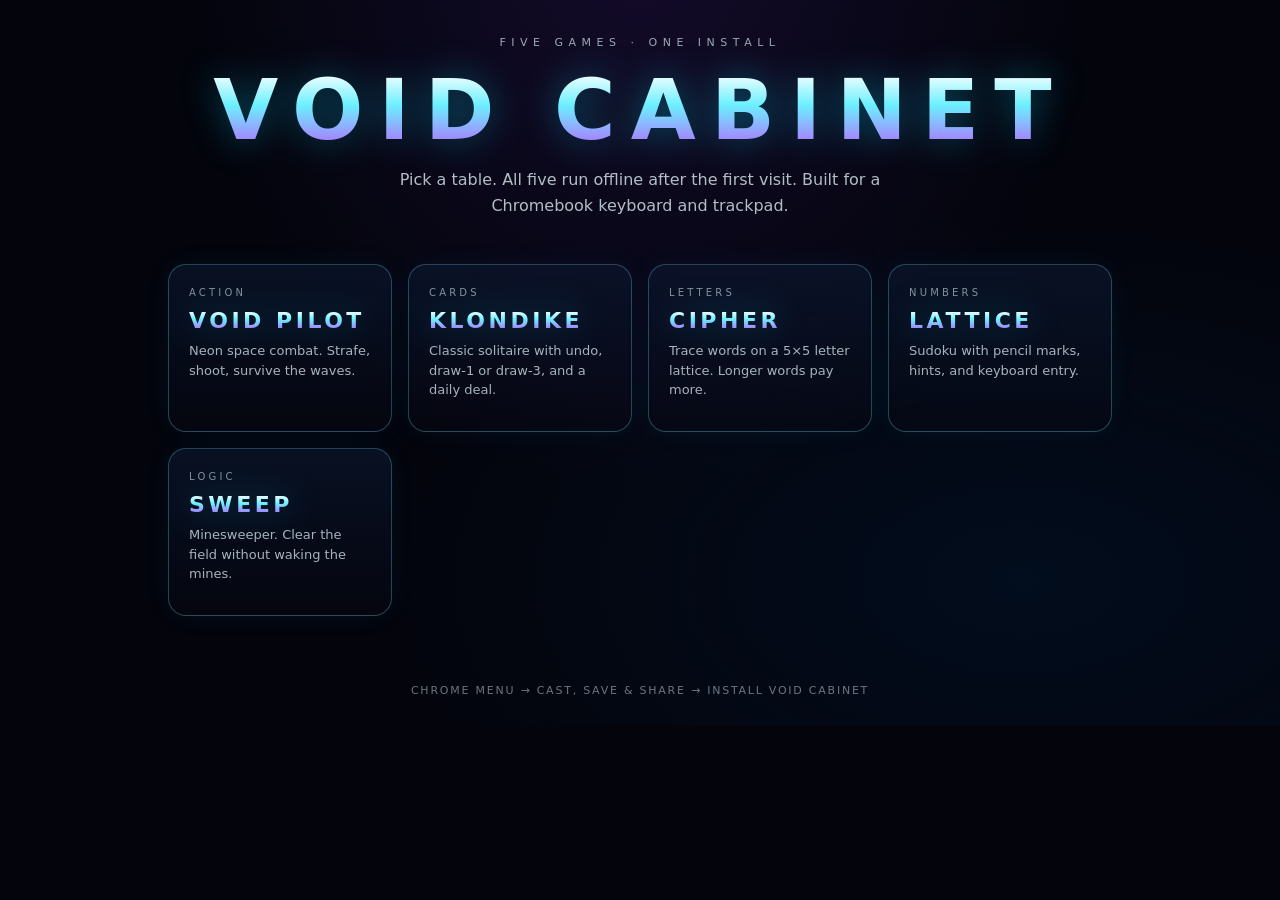
<file: index.html>
<!DOCTYPE html>
<html lang="en">
<head>
  <meta charset="UTF-8" />
  <meta name="viewport" content="width=device-width, initial-scale=1" />
  <meta name="theme-color" content="#03040c" />
  <meta name="apple-mobile-web-app-capable" content="yes" />
  <meta name="apple-mobile-web-app-title" content="VOID CABINET" />
  <link rel="manifest" href="./manifest.json" />
  <link rel="icon" href="./icon-192.png" sizes="192x192" />
  <link rel="apple-touch-icon" href="./icon-180.png" />
  <link rel="stylesheet" href="./common.css" />
  <title>VOID CABINET</title>
  <style>
    .hero { text-align: center; padding: 36px 16px 10px; }
    .hero .tag { letter-spacing: 0.5em; font-size: 11px; opacity: 0.65; margin-bottom: 12px; }
    .hero h1 { font-size: clamp(40px, 8vw, 84px); letter-spacing: 0.18em; margin: 0 0 8px; font-weight: 800; }
    .hero p { max-width: 560px; margin: 0 auto; opacity: 0.75; line-height: 1.6; }
    .grid {
      display: grid;
      grid-template-columns: repeat(auto-fit, minmax(220px, 1fr));
      gap: 16px;
      max-width: 980px;
      margin: 36px auto 20px;
      padding: 0 18px 48px;
    }
    .tile {
      display: block;
      text-decoration: none;
      color: inherit;
      border: 1px solid var(--line);
      border-radius: 18px;
      padding: 22px 20px 18px;
      background: linear-gradient(180deg, rgba(12, 24, 48, 0.65), rgba(8, 8, 20, 0.4));
      box-shadow: 0 0 28px rgba(0, 180, 255, 0.06);
      min-height: 168px;
      transition: transform 0.15s ease, border-color 0.15s ease;
    }
    .tile:hover { transform: translateY(-3px); border-color: rgba(108, 240, 255, 0.55); }
    .tile .kind { font-size: 10px; letter-spacing: 0.32em; opacity: 0.55; margin-bottom: 10px; }
    .tile h2 { margin: 0 0 8px; letter-spacing: 0.16em; font-size: 22px; }
    .tile p { margin: 0; opacity: 0.7; font-size: 13px; line-height: 1.5; }
    .foot {
      text-align: center;
      opacity: 0.45;
      font-size: 11px;
      letter-spacing: 0.16em;
      padding-bottom: 28px;
    }
  </style>
</head>
<body class="cabinet-bg">
  <div class="hero">
    <div class="tag">FIVE GAMES · ONE INSTALL</div>
    <h1 class="grad-title">VOID CABINET</h1>
    <p>Pick a table. All five run offline after the first visit. Built for a Chromebook keyboard and trackpad.</p>
  </div>
  <div class="grid">
    <a class="tile" href="./pilot.html">
      <div class="kind">ACTION</div>
      <h2 class="grad-title">VOID PILOT</h2>
      <p>Neon space combat. Strafe, shoot, survive the waves.</p>
    </a>
    <a class="tile" href="./klondike.html">
      <div class="kind">CARDS</div>
      <h2 class="grad-title">KLONDIKE</h2>
      <p>Classic solitaire with undo, draw-1 or draw-3, and a daily deal.</p>
    </a>
    <a class="tile" href="./cipher.html">
      <div class="kind">LETTERS</div>
      <h2 class="grad-title">CIPHER</h2>
      <p>Trace words on a 5×5 letter lattice. Longer words pay more.</p>
    </a>
    <a class="tile" href="./lattice.html">
      <div class="kind">NUMBERS</div>
      <h2 class="grad-title">LATTICE</h2>
      <p>Sudoku with pencil marks, hints, and keyboard entry.</p>
    </a>
    <a class="tile" href="./sweep.html">
      <div class="kind">LOGIC</div>
      <h2 class="grad-title">SWEEP</h2>
      <p>Minesweeper. Clear the field without waking the mines.</p>
    </a>
  </div>
  <div class="foot">CHROME MENU → CAST, SAVE &amp; SHARE → INSTALL VOID CABINET</div>
  <script>
    if ("serviceWorker" in navigator) {
      navigator.serviceWorker.register("./sw.js").catch(() => {});
    }
  </script>
</body>
</html>
</file>
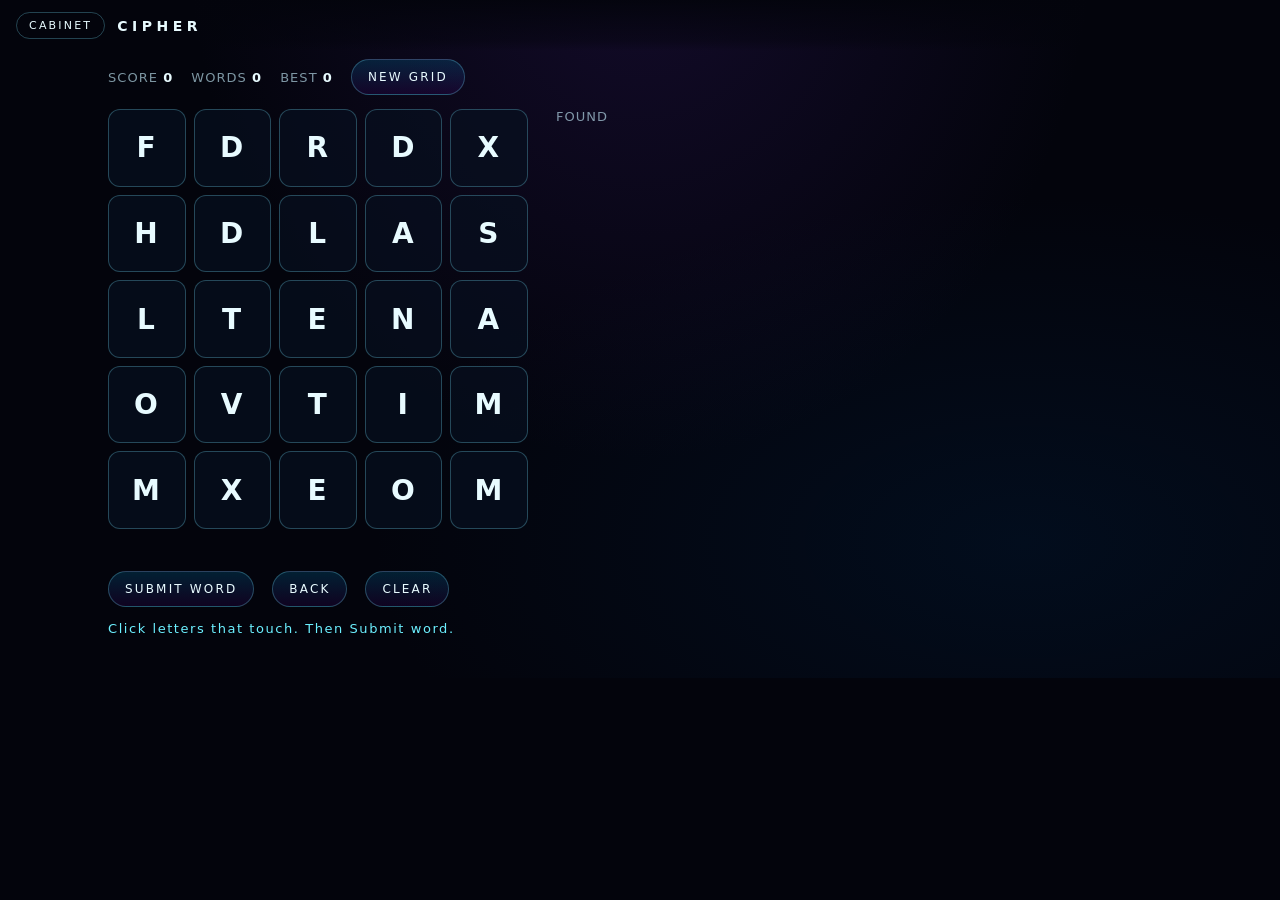
<file: cipher.html>
<!DOCTYPE html>
<html lang="en">
<head>
  <meta charset="UTF-8" />
  <meta name="viewport" content="width=device-width, initial-scale=1" />
  <meta name="theme-color" content="#03040c" />
  <link rel="manifest" href="./manifest.json" />
  <link rel="icon" href="./icon-192.png" />
  <link rel="stylesheet" href="./common.css" />
  <title>CIPHER — VOID CABINET</title>
  <style>
    .wrap { display: grid; grid-template-columns: minmax(280px, 420px) 1fr; gap: 28px; align-items: start; }
    @media (max-width: 760px) { .wrap { grid-template-columns: 1fr; } }
    #grid {
      display: grid;
      grid-template-columns: repeat(5, 1fr);
      gap: 8px;
      touch-action: manipulation;
      user-select: none;
    }
    .cell {
      aspect-ratio: 1;
      border: 1px solid var(--line);
      border-radius: 12px;
      display: flex;
      align-items: center;
      justify-content: center;
      font-size: 28px;
      font-weight: 700;
      letter-spacing: 0.06em;
      background: rgba(8, 16, 32, 0.7);
      cursor: pointer;
    }
    .cell.on { background: rgba(0, 180, 255, 0.28); box-shadow: 0 0 16px rgba(0,200,255,0.25); }
    .cell.used { color: var(--gold); }
    #current { font-size: 22px; letter-spacing: 0.28em; min-height: 32px; }
    #found { display: flex; flex-wrap: wrap; gap: 6px; }
    #found span {
      border: 1px solid var(--line);
      border-radius: 999px;
      padding: 3px 10px;
      font-size: 12px;
      letter-spacing: 0.12em;
    }
  </style>
</head>
<body class="cabinet-bg">
  <div class="topnav">
    <a class="back" href="./index.html">CABINET</a>
    <h1>CIPHER</h1>
  </div>
  <div class="panel">
    <div class="status-row">
      <span>SCORE <strong id="score">0</strong></span>
      <span>WORDS <strong id="count">0</strong></span>
      <span>BEST <strong id="best">0</strong></span>
      <button type="button" id="new">New grid</button>
    </div>
    <div class="wrap">
      <div>
        <div id="grid"></div>
        <div id="current"></div>
        <div class="status-row" style="margin-top:10px">
          <button type="button" id="submit">Submit word</button>
          <button type="button" id="back">Back</button>
          <button type="button" id="clear">Clear</button>
        </div>
        <p class="msg" id="msg">Click letters one at a time (they must touch, including corners). Then click Submit. No need to hold the trackpad down.</p>
      </div>
      <div>
        <div class="status-row"><span>FOUND</span></div>
        <div id="found"></div>
      </div>
    </div>
  </div>
  <script src="./words.js"></script>
  <script src="./cipher.js"></script>
  <script>if ("serviceWorker" in navigator) navigator.serviceWorker.register("./sw.js").catch(()=>{});</script>
</body>
</html>
</file>
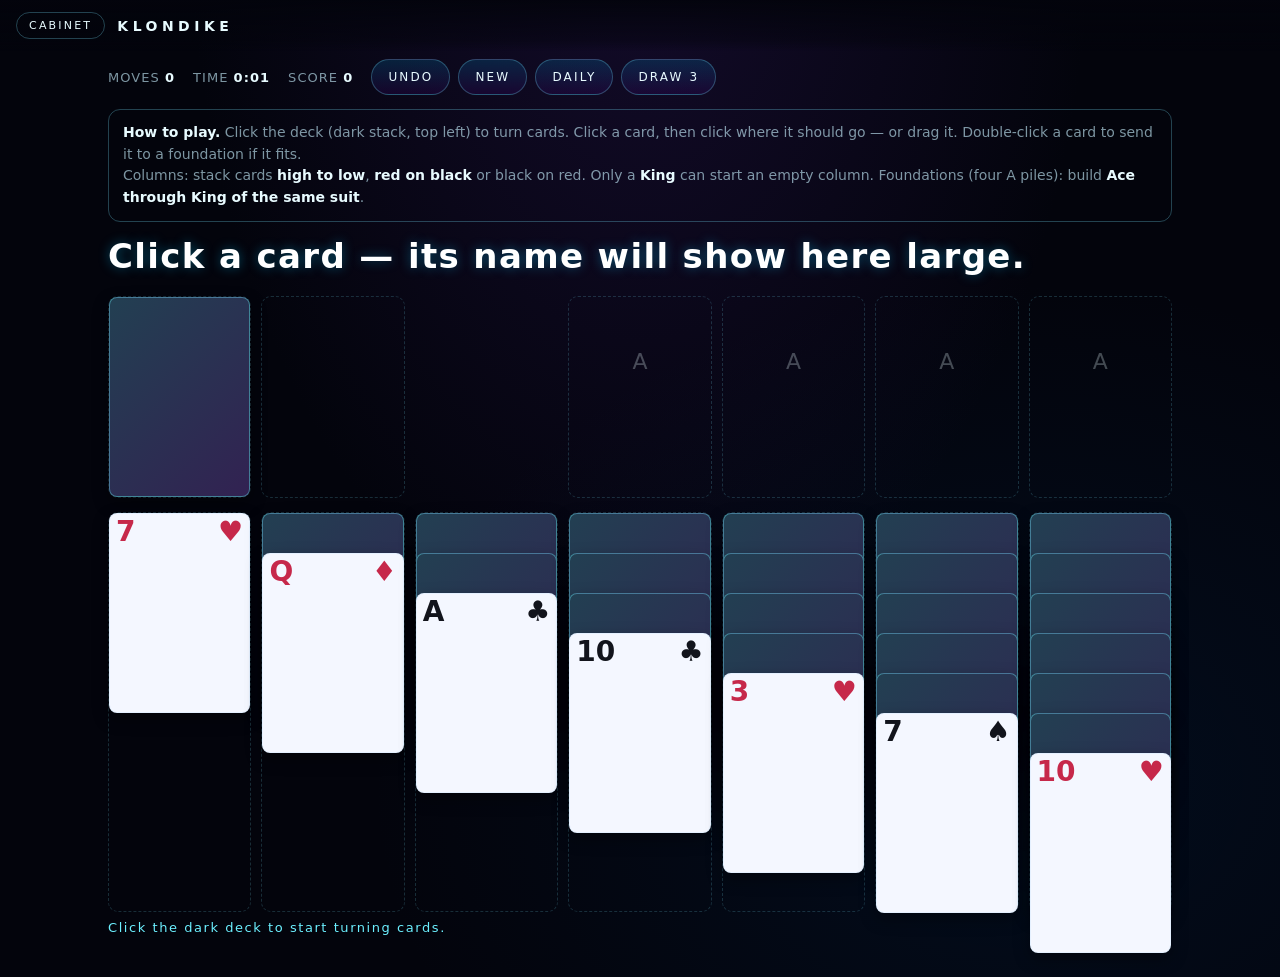
<file: klondike.html>
<!DOCTYPE html>
<html lang="en">
<head>
  <meta charset="UTF-8" />
  <meta name="viewport" content="width=device-width, initial-scale=1" />
  <meta name="theme-color" content="#03040c" />
  <link rel="manifest" href="./manifest.json" />
  <link rel="icon" href="./icon-192.png" />
  <link rel="stylesheet" href="./common.css" />
  <title>KLONDIKE — VOID CABINET</title>
  <style>
    body { overflow-x: hidden; }
    #board {
      display: grid;
      grid-template-columns: repeat(7, minmax(96px, 1fr));
      gap: 10px;
      max-width: 1100px;
      margin: 0 auto;
    }
    .pile {
      min-height: 148px;
      border: 1px dashed rgba(120,230,255,0.18);
      border-radius: 10px;
      position: relative;
    }
    .pile.over { outline: 2px solid #6cf0ff; }
    .card {
      width: 100%;
      aspect-ratio: 2.4 / 3.4;
      max-height: 210px;
      border-radius: 8px;
      border: 1px solid rgba(180,220,255,0.25);
      background: #f4f7ff;
      color: #12141c;
      position: relative;
      box-shadow: 0 6px 16px rgba(0,0,0,0.35);
      user-select: none;
      cursor: grab;
      font-weight: 700;
    }
    .card.red { color: #c6284a; }
    .card.back {
      background:
        linear-gradient(135deg, rgba(108,240,255,0.18), rgba(194,77,255,0.18)),
        #12182c;
      color: transparent;
      border-color: rgba(108,240,255,0.4);
    }
    .card .r {
      position: absolute;
      top: 4px;
      left: 6px;
      right: 6px;
      font-size: 28px;
      line-height: 1;
      font-weight: 800;
      display: flex;
      justify-content: space-between;
      align-items: center;
    }
    .card .s { display: none; }
    #peek {
      font-size: 34px;
      font-weight: 800;
      letter-spacing: 0.04em;
      min-height: 48px;
      margin: 0 0 12px;
      color: #fff;
      text-shadow: 0 0 12px rgba(0,200,255,0.35);
    }
    #peek.red { color: #ff6b8a; }
    .tableau .card { position: absolute; left: 0; right: 0; }
    .waste-wrap, .stock-wrap, .found { position: relative; }
    #toprow { grid-column: 1 / -1; display: grid; grid-template-columns: repeat(7, minmax(96px, 1fr)); gap: 10px; margin-bottom: 4px; }
    .empty-hint { opacity: 0.28; font-size: 22px; display: flex; align-items: center; justify-content: center; height: 130px; }
    .howto {
      margin: 0 0 14px;
      padding: 12px 14px;
      border: 1px solid var(--line);
      border-radius: 12px;
      color: var(--dim);
      line-height: 1.55;
      font-size: 14px;
      max-width: 1100px;
    }
    .howto strong { color: var(--text); }
    #tools { display: flex; flex-wrap: wrap; gap: 8px; }
  </style>
</head>
<body class="cabinet-bg">
  <div class="topnav">
    <a class="back" href="./index.html">CABINET</a>
    <h1>KLONDIKE</h1>
    <div class="spacer"></div>
  </div>
  <div class="panel">
    <div class="status-row">
      <span>MOVES <strong id="moves">0</strong></span>
      <span>TIME <strong id="time">0:00</strong></span>
      <span>SCORE <strong id="score">0</strong></span>
      <div id="tools">
        <button type="button" id="undo">Undo</button>
        <button type="button" id="new">New</button>
        <button type="button" id="daily">Daily</button>
        <button type="button" id="drawMode">Draw 3</button>
      </div>
    </div>
    <div class="howto">
      <strong>How to play.</strong>
      Click the deck (dark stack, top left) to turn cards.
      Click a card, then click where it should go — or drag it.
      Double-click a card to send it to a foundation if it fits.<br/>
      Columns: stack cards <strong>high to low</strong>, <strong>red on black</strong> or black on red.
      Only a <strong>King</strong> can start an empty column.
      Foundations (four A piles): build <strong>Ace through King of the same suit</strong>.
    </div>
    <div id="peek">Click a card — its name will show here large.</div>
    <div id="board"></div>
    <p class="msg" id="msg">Click the dark deck to start turning cards.</p>
  </div>
  <script src="./klondike.js"></script>
  <script>if ("serviceWorker" in navigator) navigator.serviceWorker.register("./sw.js").catch(()=>{});</script>
</body>
</html>
</file>
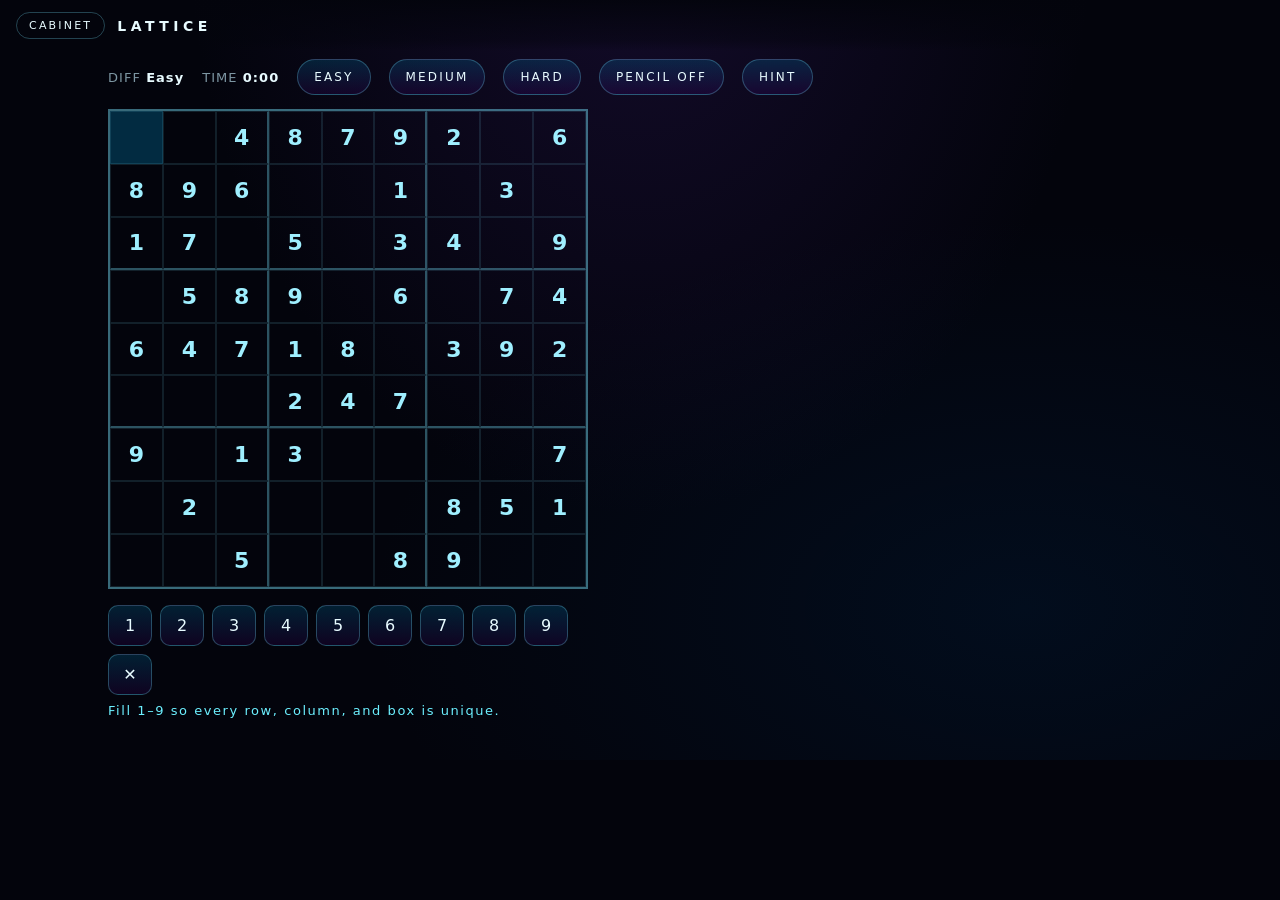
<file: lattice.html>
<!DOCTYPE html>
<html lang="en">
<head>
  <meta charset="UTF-8" />
  <meta name="viewport" content="width=device-width, initial-scale=1" />
  <meta name="theme-color" content="#03040c" />
  <link rel="manifest" href="./manifest.json" />
  <link rel="icon" href="./icon-192.png" />
  <link rel="stylesheet" href="./common.css" />
  <title>LATTICE — VOID CABINET</title>
  <style>
    #grid {
      display: grid;
      grid-template-columns: repeat(9, 1fr);
      width: min(96vw, 480px);
      border: 2px solid rgba(120,230,255,0.45);
      user-select: none;
    }
    .cell {
      aspect-ratio: 1;
      display: flex;
      align-items: center;
      justify-content: center;
      border: 1px solid rgba(120,230,255,0.12);
      font-size: 22px;
      font-weight: 650;
      cursor: pointer;
      position: relative;
    }
    .cell:nth-child(9n+3), .cell:nth-child(9n+6) { border-right: 2px solid rgba(120,230,255,0.35); }
    .cell.boxb { border-bottom: 2px solid rgba(120,230,255,0.35); }
    .cell.given { color: #9fefff; }
    .cell.sel { background: rgba(0,180,255,0.22); }
    .cell.same { background: rgba(194,77,255,0.12); }
    .cell.bad { color: #ff6b8a; }
    .cell .notes {
      position: absolute; inset: 2px; display: grid; grid-template-columns: repeat(3, 1fr);
      font-size: 9px; color: var(--dim); font-weight: 500; pointer-events: none;
    }
    #pad { display: flex; flex-wrap: wrap; gap: 8px; margin-top: 16px; max-width: 480px; }
    #pad button { min-width: 44px; letter-spacing: 0; font-size: 16px; padding: 10px 0; width: 44px; border-radius: 10px; }
  </style>
</head>
<body class="cabinet-bg">
  <div class="topnav">
    <a class="back" href="./index.html">CABINET</a>
    <h1>LATTICE</h1>
  </div>
  <div class="panel">
    <div class="status-row">
      <span>DIFF <strong id="diffLabel">Easy</strong></span>
      <span>TIME <strong id="time">0:00</strong></span>
      <button type="button" id="easy">Easy</button>
      <button type="button" id="med">Medium</button>
      <button type="button" id="hard">Hard</button>
      <button type="button" id="pencil">Pencil off</button>
      <button type="button" id="hint">Hint</button>
    </div>
    <div id="grid"></div>
    <div id="pad"></div>
    <p class="msg" id="msg">Arrows move. Number keys fill. <kbd>P</kbd> toggles pencil marks.</p>
  </div>
  <script src="./lattice.js"></script>
  <script>if ("serviceWorker" in navigator) navigator.serviceWorker.register("./sw.js").catch(()=>{});</script>
</body>
</html>
</file>
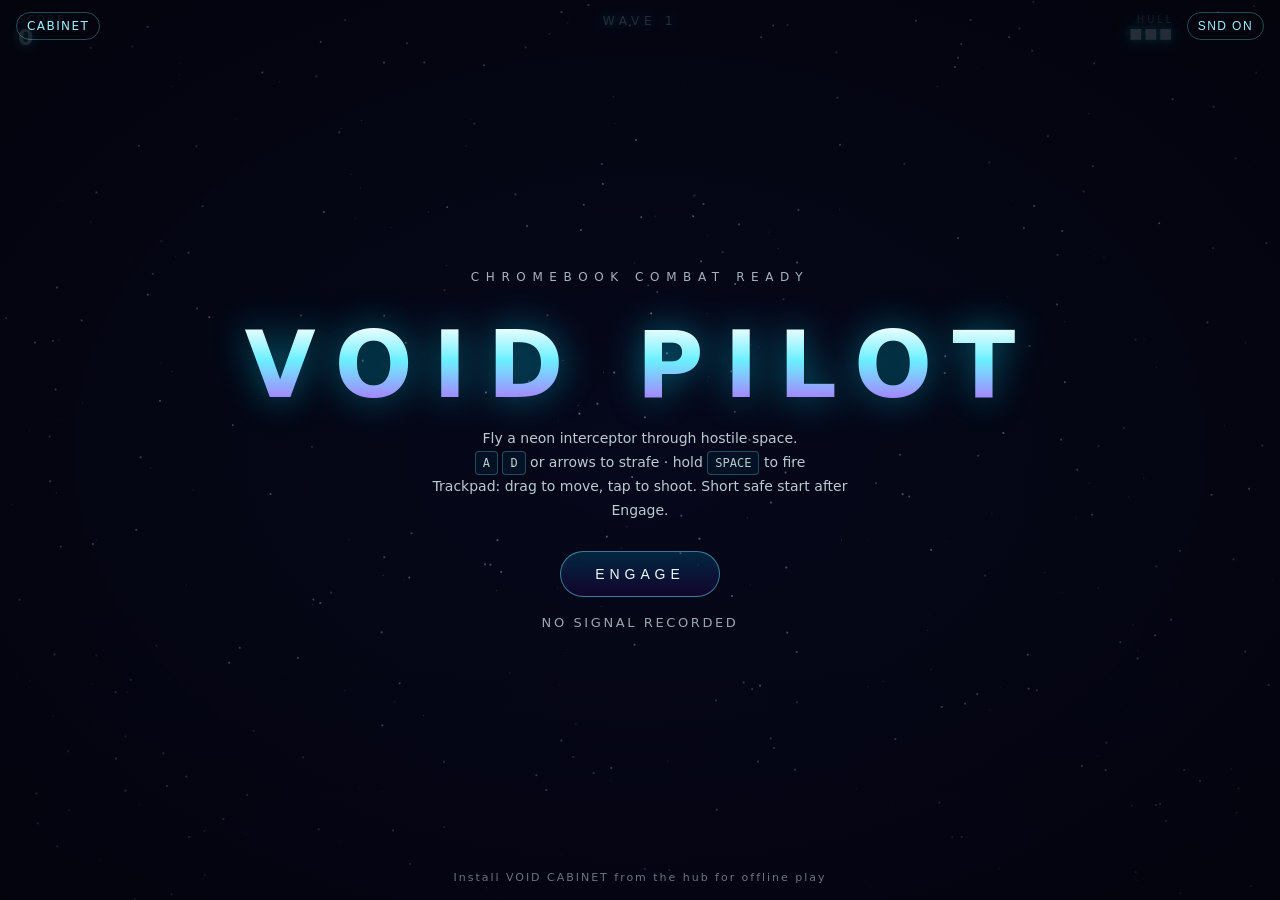
<file: pilot.html>
<!DOCTYPE html>
<html lang="en">
<head>
  <meta charset="UTF-8" />
  <meta name="viewport" content="width=device-width, initial-scale=1, maximum-scale=1, user-scalable=no, viewport-fit=cover" />
  <meta name="theme-color" content="#03040c" />
  <link rel="manifest" href="./manifest.json" />
  <link rel="icon" href="./icon-192.png" />
  <title>VOID PILOT</title>
  <style>
    :root { color-scheme: dark; }
    * { box-sizing: border-box; margin: 0; padding: 0; -webkit-tap-highlight-color: transparent; }
    html, body { width: 100%; height: 100%; overflow: hidden; background: #03040c; font-family: "Segoe UI", system-ui, sans-serif; touch-action: none; user-select: none; }
    canvas { display: block; width: 100%; height: 100%; cursor: crosshair; }
    #hud { position: fixed; inset: 0; pointer-events: none; color: #c8f7ff; text-shadow: 0 0 8px #00e5ff, 0 0 18px #0077aa; }
    #topbar { display: flex; justify-content: space-between; align-items: flex-start; padding: 14px 18px; font-variant-numeric: tabular-nums; letter-spacing: 0.12em; font-size: 14px; }
    #scorebox .label, #livesbox .label { opacity: 0.55; font-size: 10px; letter-spacing: 0.28em; }
    #scorebox .val { font-size: 22px; font-weight: 700; }
    #livesbox { text-align: right; margin-right: 88px; }
    #wave { position: absolute; top: 14px; left: 50%; transform: translateX(-50%); font-size: 12px; letter-spacing: 0.4em; opacity: 0.7; }
    #overlay { position: fixed; inset: 0; display: flex; flex-direction: column; align-items: center; justify-content: center; text-align: center; color: #e8fbff; background: radial-gradient(ellipse at center, rgba(8,12,40,0.55), rgba(3,4,12,0.88)); pointer-events: auto; }
    #overlay.hidden { display: none; }
    #overlay h1 { font-size: clamp(42px, 8vw, 92px); letter-spacing: 0.22em; font-weight: 800; background: linear-gradient(180deg, #fff 10%, #6cf0ff 45%, #c24dff 100%); -webkit-background-clip: text; background-clip: text; color: transparent; filter: drop-shadow(0 0 18px rgba(0, 220, 255, 0.45)); margin-bottom: 8px; }
    #overlay .tag { letter-spacing: 0.55em; font-size: 12px; opacity: 0.7; margin-bottom: 28px; }
    #overlay .hint { max-width: 520px; line-height: 1.7; opacity: 0.8; font-size: 14px; padding: 0 24px; }
    #overlay .hint kbd { display: inline-block; border: 1px solid rgba(120, 230, 255, 0.35); padding: 1px 7px; border-radius: 4px; font-size: 12px; background: rgba(0, 40, 60, 0.4); }
    #startBtn, #againBtn { margin-top: 28px; cursor: pointer; border: 1px solid rgba(100, 230, 255, 0.5); background: linear-gradient(180deg, rgba(0, 180, 255, 0.18), rgba(80, 0, 140, 0.18)); color: #e8fbff; letter-spacing: 0.35em; padding: 14px 34px; font-size: 14px; border-radius: 999px; text-transform: uppercase; }
    #hiscore { margin-top: 18px; opacity: 0.65; letter-spacing: 0.2em; font-size: 13px; }
    #mute, #back { position: fixed; z-index: 5; pointer-events: auto; background: transparent; border: 1px solid rgba(120,230,255,0.3); color: #9fefff; border-radius: 999px; padding: 6px 10px; cursor: pointer; font-size: 12px; letter-spacing: 0.12em; text-decoration: none; }
    #mute { top: 12px; right: 16px; }
    #back { top: 12px; left: 16px; }
    #installHint { position: fixed; bottom: 16px; left: 50%; transform: translateX(-50%); font-size: 11px; letter-spacing: 0.18em; opacity: 0.45; pointer-events: none; }
  </style>
</head>
<body>
  <a id="back" href="./index.html">CABINET</a>
  <canvas id="c"></canvas>
  <div id="hud">
    <div id="topbar">
      <div id="scorebox"><div class="label">SCORE</div><div class="val" id="scoreVal">0</div></div>
      <div id="livesbox"><div class="label">HULL</div><div class="val" id="livesVal">■■■</div></div>
    </div>
    <div id="wave">WAVE 1</div>
  </div>
  <button id="mute" type="button">SND ON</button>
  <div id="overlay">
    <div class="tag">CHROMEBOOK COMBAT READY</div>
    <h1>VOID PILOT</h1>
    <div class="hint">
      Fly a neon interceptor through hostile space.<br/>
      <kbd>A</kbd> <kbd>D</kbd> or arrows to strafe · hold <kbd>SPACE</kbd> to fire<br/>
      Trackpad: drag to move, tap to shoot. Short safe start after Engage.
    </div>
    <button id="startBtn" type="button">ENGAGE</button>
    <div id="hiscore"></div>
    <div id="installHint">Install VOID CABINET from the hub for offline play</div>
  </div>
  <script src="./pilot.js"></script>
  <script>
    if ("serviceWorker" in navigator) navigator.serviceWorker.register("./sw.js").catch(() => {});
  </script>
</body>
</html>
</file>
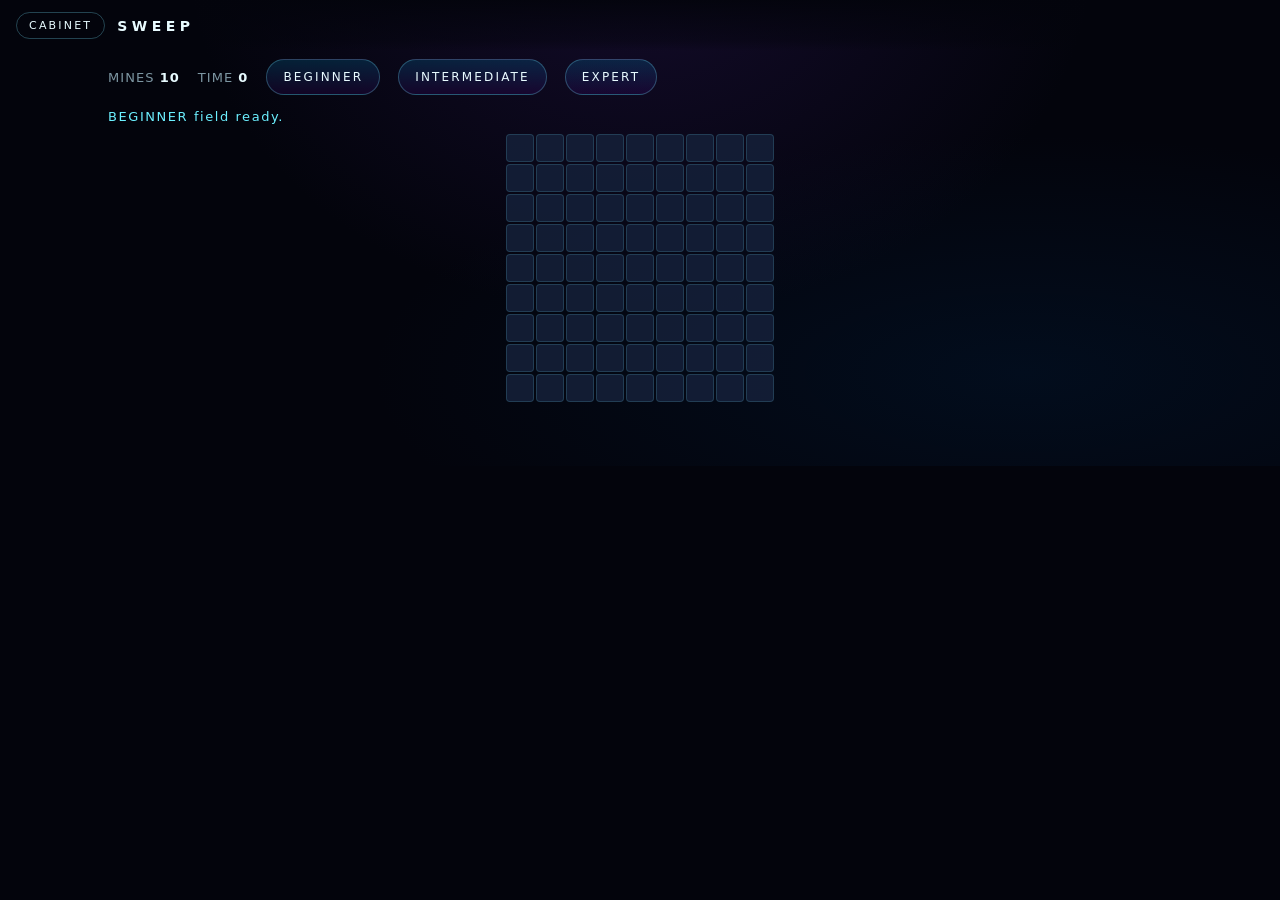
<file: sweep.html>
<!DOCTYPE html>
<html lang="en">
<head>
  <meta charset="UTF-8" />
  <meta name="viewport" content="width=device-width, initial-scale=1" />
  <meta name="theme-color" content="#03040c" />
  <link rel="manifest" href="./manifest.json" />
  <link rel="icon" href="./icon-192.png" />
  <link rel="stylesheet" href="./common.css" />
  <title>SWEEP — VOID CABINET</title>
  <style>
    #grid {
      display: grid;
      gap: 2px;
      width: max-content;
      max-width: 100%;
      margin: 8px auto 0;
      user-select: none;
    }
    .c {
      width: 28px; height: 28px;
      display: flex; align-items: center; justify-content: center;
      border-radius: 4px;
      background: rgba(20, 32, 56, 0.9);
      border: 1px solid rgba(120,230,255,0.16);
      font-size: 13px;
      font-weight: 700;
      cursor: pointer;
    }
    .c.open { background: rgba(6, 10, 20, 0.9); cursor: default; }
    .c.flag { color: #ffd24a; }
    .c.mine { background: #4a1020; color: #ff6b8a; }
    .c.n1 { color: #6cf0ff; } .c.n2 { color: #7dff9a; } .c.n3 { color: #ff6b8a; }
    .c.n4 { color: #c24dff; } .c.n5 { color: #ffb347; } .c.n6 { color: #9fefff; }
    .board-wrap { overflow: auto; padding-bottom: 24px; }
  </style>
</head>
<body class="cabinet-bg">
  <div class="topnav">
    <a class="back" href="./index.html">CABINET</a>
    <h1>SWEEP</h1>
  </div>
  <div class="panel">
    <div class="status-row">
      <span>MINES <strong id="left">10</strong></span>
      <span>TIME <strong id="time">0</strong></span>
      <button type="button" data-mode="beginner">Beginner</button>
      <button type="button" data-mode="inter">Intermediate</button>
      <button type="button" data-mode="expert">Expert</button>
    </div>
    <p class="msg" id="msg">Left click opens. Right click or <kbd>F</kbd> flags. First click is always safe.</p>
    <div class="board-wrap"><div id="grid"></div></div>
  </div>
  <script src="./sweep.js"></script>
  <script>if ("serviceWorker" in navigator) navigator.serviceWorker.register("./sw.js").catch(()=>{});</script>
</body>
</html>
</file>
<file: common.css>
:root {
  color-scheme: dark;
  --bg: #03040c;
  --bg2: #0a1020;
  --line: rgba(120, 230, 255, 0.28);
  --text: #e8fbff;
  --dim: rgba(200, 240, 255, 0.62);
  --cyan: #6cf0ff;
  --mag: #c24dff;
  --gold: #ffd24a;
}
* { box-sizing: border-box; -webkit-tap-highlight-color: transparent; }
html, body {
  margin: 0;
  min-height: 100%;
  background: var(--bg);
  color: var(--text);
  font-family: "Segoe UI", system-ui, sans-serif;
}
body.cabinet-bg {
  background:
    radial-gradient(ellipse at 50% -10%, rgba(40, 20, 80, 0.45), transparent 50%),
    radial-gradient(ellipse at 80% 80%, rgba(0, 40, 80, 0.25), transparent 45%),
    var(--bg);
}
a { color: var(--cyan); }
button, .btn {
  font-family: inherit;
  cursor: pointer;
  border: 1px solid var(--line);
  background: linear-gradient(180deg, rgba(0, 180, 255, 0.16), rgba(80, 0, 140, 0.16));
  color: var(--text);
  letter-spacing: 0.18em;
  padding: 10px 16px;
  border-radius: 999px;
  text-transform: uppercase;
  font-size: 12px;
}
button:hover, .btn:hover { background: rgba(0, 200, 255, 0.2); }
button:disabled { opacity: 0.4; cursor: default; }
.topnav {
  display: flex;
  align-items: center;
  gap: 12px;
  padding: 12px 16px;
  position: sticky;
  top: 0;
  z-index: 8;
  background: linear-gradient(180deg, rgba(3,4,12,0.92), rgba(3,4,12,0.4) 80%, transparent);
}
.topnav .back {
  text-decoration: none;
  border: 1px solid var(--line);
  border-radius: 999px;
  padding: 6px 12px;
  font-size: 11px;
  letter-spacing: 0.2em;
  color: var(--text);
}
.topnav h1 {
  font-size: 14px;
  letter-spacing: 0.32em;
  font-weight: 700;
  margin: 0;
}
.topnav .spacer { flex: 1; }
.grad-title {
  background: linear-gradient(180deg, #fff 10%, #6cf0ff 45%, #c24dff 100%);
  -webkit-background-clip: text;
  background-clip: text;
  color: transparent;
  filter: drop-shadow(0 0 18px rgba(0, 220, 255, 0.35));
}
kbd {
  display: inline-block;
  border: 1px solid var(--line);
  padding: 1px 6px;
  border-radius: 4px;
  font-size: 11px;
  background: rgba(0, 40, 60, 0.4);
}
.panel {
  max-width: 1100px;
  margin: 0 auto;
  padding: 8px 18px 40px;
}
.status-row {
  display: flex;
  flex-wrap: wrap;
  gap: 10px 18px;
  align-items: center;
  margin-bottom: 14px;
  color: var(--dim);
  font-size: 13px;
  letter-spacing: 0.08em;
}
.status-row strong { color: var(--text); font-variant-numeric: tabular-nums; }
.msg {
  min-height: 1.3em;
  color: var(--cyan);
  letter-spacing: 0.12em;
  font-size: 13px;
  margin: 8px 0 0;
}
</file>
